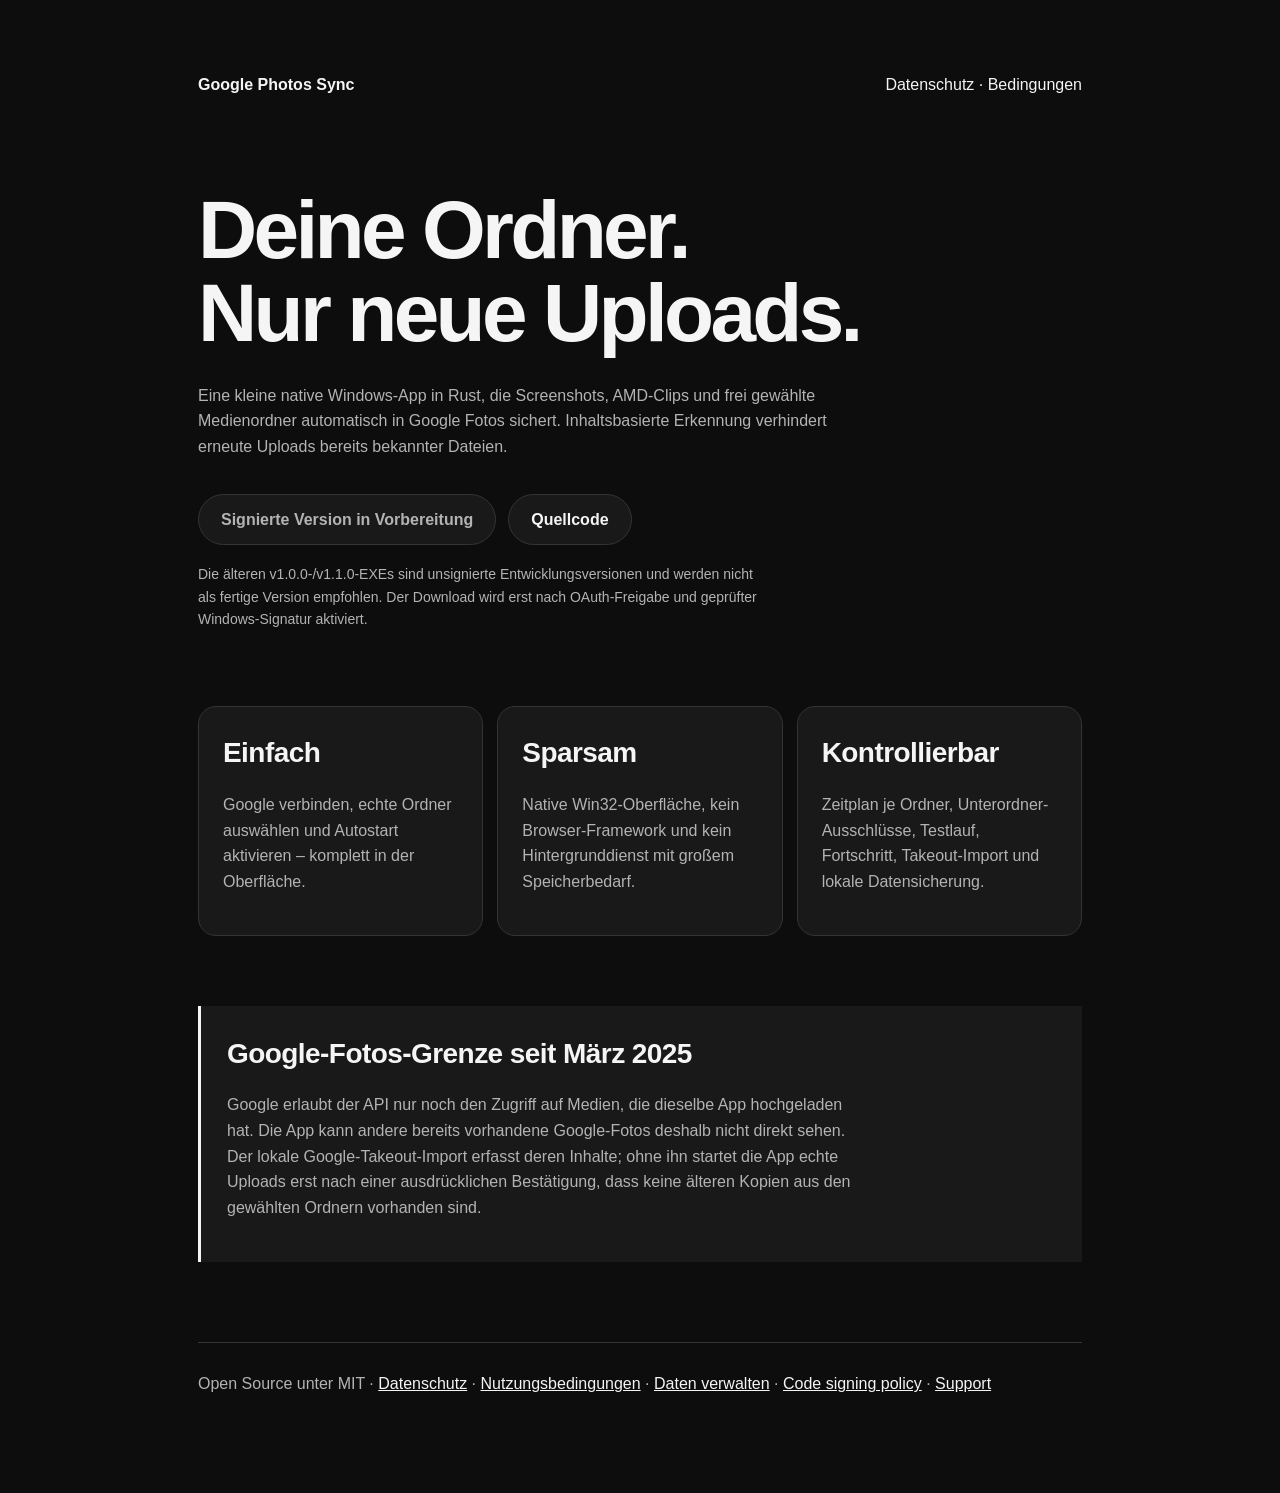
<file: docs/index.html>
<!doctype html>
<html lang="de">
<head>
  <meta charset="utf-8">
  <meta name="viewport" content="width=device-width,initial-scale=1">
  <title>Google Photos Sync</title>
  <meta name="description" content="Schlanke Windows-App zum Sichern lokaler Foto- und Videoordner in Google Fotos, ohne doppelte Uploads.">
  <link rel="stylesheet" href="site.css">
</head>
<body>
<main>
  <nav><a class="brand" href="./">Google Photos Sync</a><span><a href="privacy.html">Datenschutz</a> · <a href="terms.html">Bedingungen</a></span></nav>
  <section class="hero">
    <h1>Deine Ordner.<br>Nur neue Uploads.</h1>
    <p>Eine kleine native Windows-App in Rust, die Screenshots, AMD-Clips und frei gewählte Medienordner automatisch in Google Fotos sichert. Inhaltsbasierte Erkennung verhindert erneute Uploads bereits bekannter Dateien.</p>
    <div class="actions"><span class="button disabled" aria-disabled="true">Signierte Version in Vorbereitung</span><a class="button secondary" href="https://github.com/Henner4746/google-photos-sync-rs">Quellcode</a></div>
    <p class="release-note">Die älteren v1.0.0-/v1.1.0-EXEs sind unsignierte Entwicklungsversionen und werden nicht als fertige Version empfohlen. Der Download wird erst nach OAuth-Freigabe und geprüfter Windows-Signatur aktiviert.</p>
  </section>
  <section class="grid">
    <article class="card"><h2>Einfach</h2><p>Google verbinden, echte Ordner auswählen und Autostart aktivieren – komplett in der Oberfläche.</p></article>
    <article class="card"><h2>Sparsam</h2><p>Native Win32-Oberfläche, kein Browser-Framework und kein Hintergrunddienst mit großem Speicherbedarf.</p></article>
    <article class="card"><h2>Kontrollierbar</h2><p>Zeitplan je Ordner, Unterordner-Ausschlüsse, Testlauf, Fortschritt, Takeout-Import und lokale Datensicherung.</p></article>
  </section>
  <aside class="notice">
    <h2>Google-Fotos-Grenze seit März 2025</h2>
    <p>Google erlaubt der API nur noch den Zugriff auf Medien, die dieselbe App hochgeladen hat. Die App kann andere bereits vorhandene Google-Fotos deshalb nicht direkt sehen. Der lokale Google-Takeout-Import erfasst deren Inhalte; ohne ihn startet die App echte Uploads erst nach einer ausdrücklichen Bestätigung, dass keine älteren Kopien aus den gewählten Ordnern vorhanden sind.</p>
  </aside>
  <footer>Open Source unter MIT · <a href="privacy.html">Datenschutz</a> · <a href="terms.html">Nutzungsbedingungen</a> · <a href="data-management.html">Daten verwalten</a> · <a href="code-signing.html">Code signing policy</a> · <a href="https://github.com/Henner4746/google-photos-sync-rs/issues">Support</a></footer>
</main>
</body>
</html>
</file>
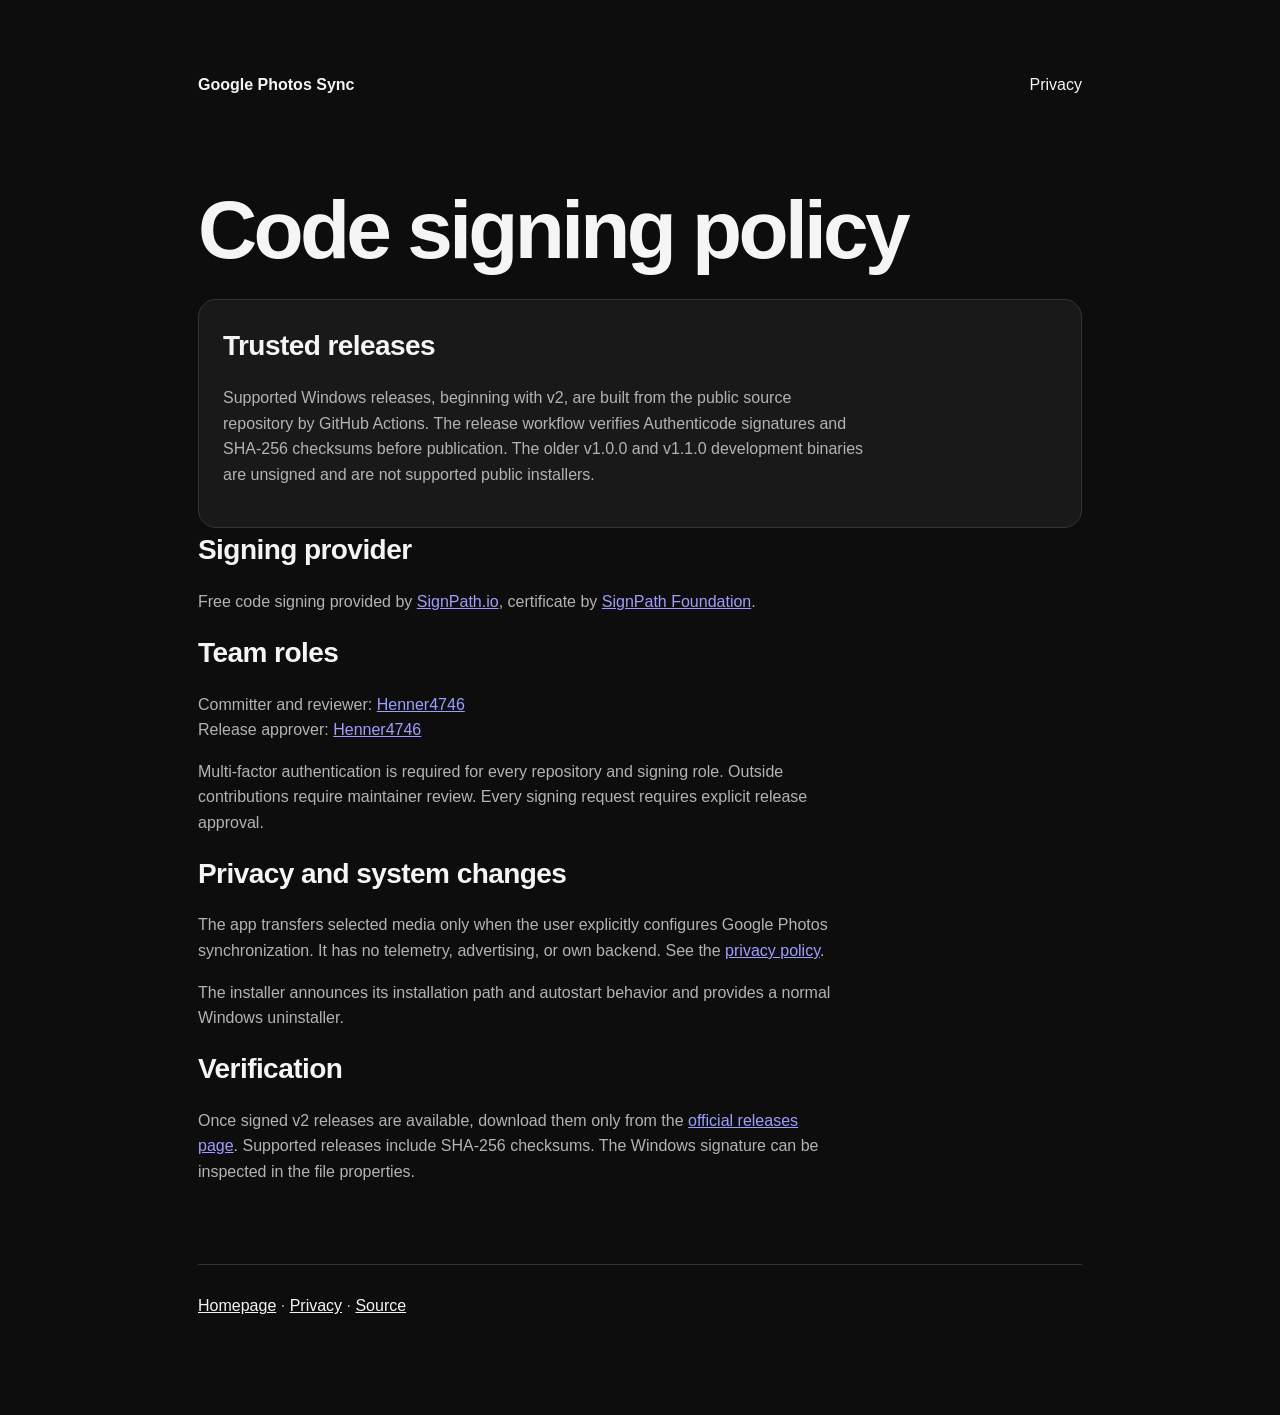
<file: docs/code-signing.html>
<!doctype html>
<html lang="en">
<head>
  <meta charset="utf-8">
  <meta name="viewport" content="width=device-width,initial-scale=1">
  <title>Code signing policy · Google Photos Sync</title>
  <link rel="stylesheet" href="site.css">
</head>
<body>
<main>
  <nav><a class="brand" href="./">Google Photos Sync</a><a href="privacy.html">Privacy</a></nav>
  <h1>Code signing policy</h1>
  <section class="card">
    <h2>Trusted releases</h2>
    <p>Supported Windows releases, beginning with v2, are built from the public source repository by GitHub Actions. The release workflow verifies Authenticode signatures and SHA-256 checksums before publication. The older v1.0.0 and v1.1.0 development binaries are unsigned and are not supported public installers.</p>
  </section>
  <h2>Signing provider</h2>
  <p>Free code signing provided by <a href="https://about.signpath.io/">SignPath.io</a>, certificate by <a href="https://signpath.org/">SignPath Foundation</a>.</p>
  <h2>Team roles</h2>
  <p>Committer and reviewer: <a href="https://github.com/Henner4746">Henner4746</a><br>Release approver: <a href="https://github.com/Henner4746">Henner4746</a></p>
  <p>Multi-factor authentication is required for every repository and signing role. Outside contributions require maintainer review. Every signing request requires explicit release approval.</p>
  <h2>Privacy and system changes</h2>
  <p>The app transfers selected media only when the user explicitly configures Google Photos synchronization. It has no telemetry, advertising, or own backend. See the <a href="privacy.html">privacy policy</a>.</p>
  <p>The installer announces its installation path and autostart behavior and provides a normal Windows uninstaller.</p>
  <h2>Verification</h2>
  <p>Once signed v2 releases are available, download them only from the <a href="https://github.com/Henner4746/google-photos-sync-rs/releases">official releases page</a>. Supported releases include SHA-256 checksums. The Windows signature can be inspected in the file properties.</p>
  <footer><a href="./">Homepage</a> · <a href="privacy.html">Privacy</a> · <a href="https://github.com/Henner4746/google-photos-sync-rs">Source</a></footer>
</main>
</body>
</html>
</file>
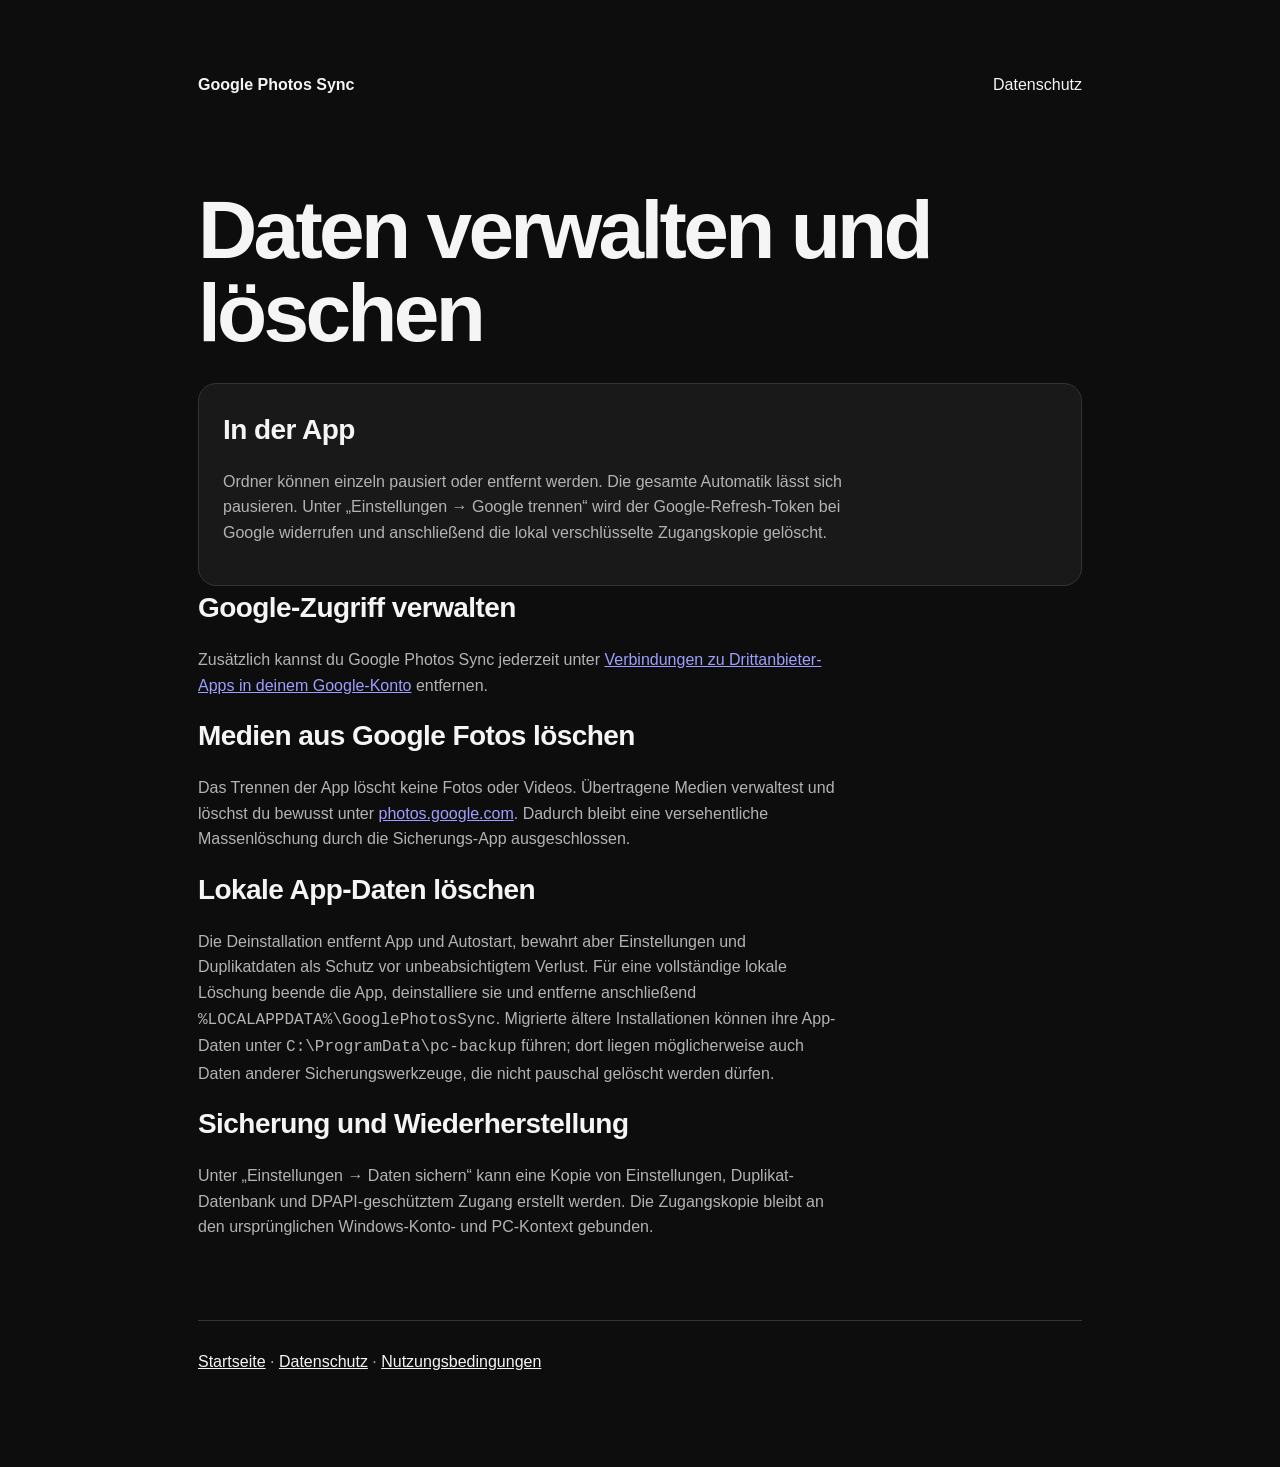
<file: docs/data-management.html>
<!doctype html>
<html lang="de">
<head>
  <meta charset="utf-8">
  <meta name="viewport" content="width=device-width,initial-scale=1">
  <title>Daten verwalten und löschen · Google Photos Sync</title>
  <link rel="stylesheet" href="site.css">
</head>
<body>
<main>
  <nav><a class="brand" href="./">Google Photos Sync</a><a href="privacy.html">Datenschutz</a></nav>
  <h1>Daten verwalten und löschen</h1>
  <section class="card"><h2>In der App</h2><p>Ordner können einzeln pausiert oder entfernt werden. Die gesamte Automatik lässt sich pausieren. Unter „Einstellungen → Google trennen“ wird der Google-Refresh-Token bei Google widerrufen und anschließend die lokal verschlüsselte Zugangskopie gelöscht.</p></section>
  <h2>Google-Zugriff verwalten</h2>
  <p>Zusätzlich kannst du Google Photos Sync jederzeit unter <a href="https://myaccount.google.com/connections">Verbindungen zu Drittanbieter-Apps in deinem Google-Konto</a> entfernen.</p>
  <h2>Medien aus Google Fotos löschen</h2>
  <p>Das Trennen der App löscht keine Fotos oder Videos. Übertragene Medien verwaltest und löschst du bewusst unter <a href="https://photos.google.com/">photos.google.com</a>. Dadurch bleibt eine versehentliche Massenlöschung durch die Sicherungs-App ausgeschlossen.</p>
  <h2>Lokale App-Daten löschen</h2>
  <p>Die Deinstallation entfernt App und Autostart, bewahrt aber Einstellungen und Duplikatdaten als Schutz vor unbeabsichtigtem Verlust. Für eine vollständige lokale Löschung beende die App, deinstalliere sie und entferne anschließend <code>%LOCALAPPDATA%\GooglePhotosSync</code>. Migrierte ältere Installationen können ihre App-Daten unter <code>C:\ProgramData\pc-backup</code> führen; dort liegen möglicherweise auch Daten anderer Sicherungswerkzeuge, die nicht pauschal gelöscht werden dürfen.</p>
  <h2>Sicherung und Wiederherstellung</h2>
  <p>Unter „Einstellungen → Daten sichern“ kann eine Kopie von Einstellungen, Duplikat-Datenbank und DPAPI-geschütztem Zugang erstellt werden. Die Zugangskopie bleibt an den ursprünglichen Windows-Konto- und PC-Kontext gebunden.</p>
  <footer><a href="./">Startseite</a> · <a href="privacy.html">Datenschutz</a> · <a href="terms.html">Nutzungsbedingungen</a></footer>
</main>
</body>
</html>
</file>
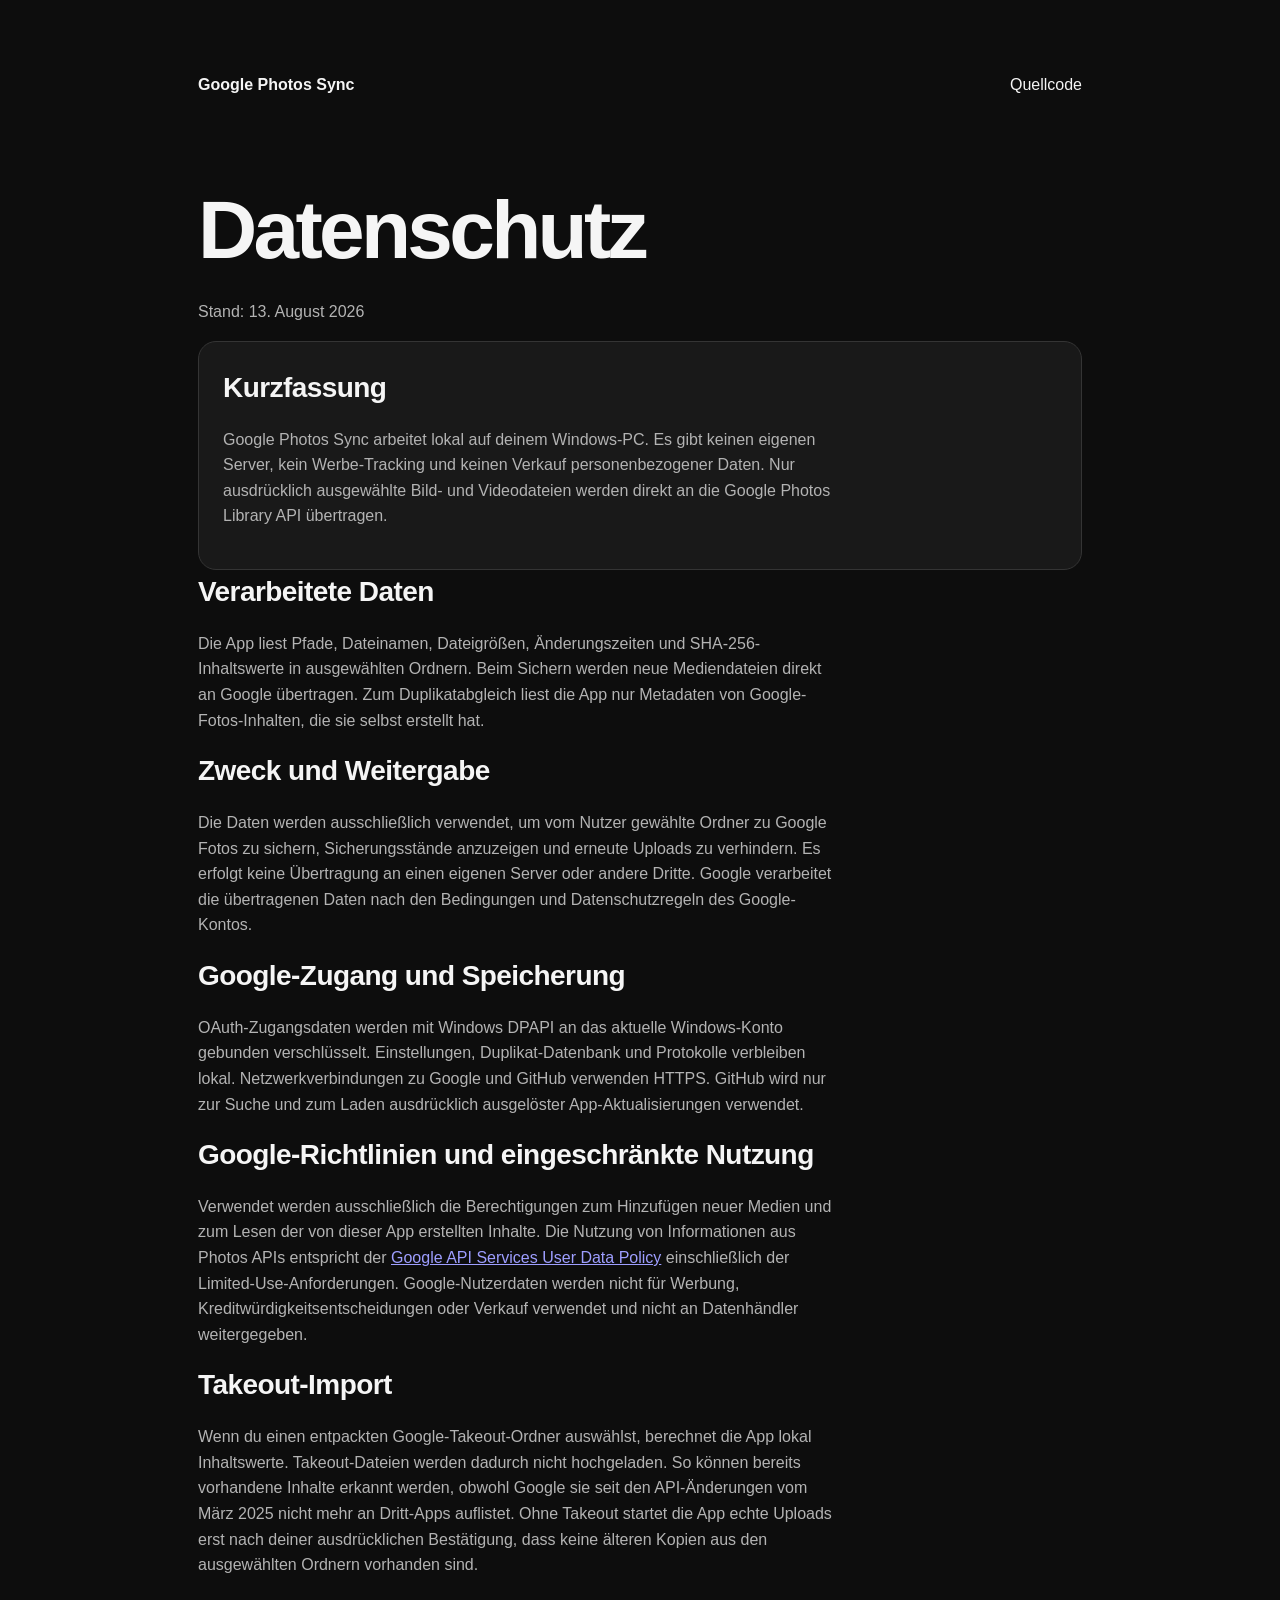
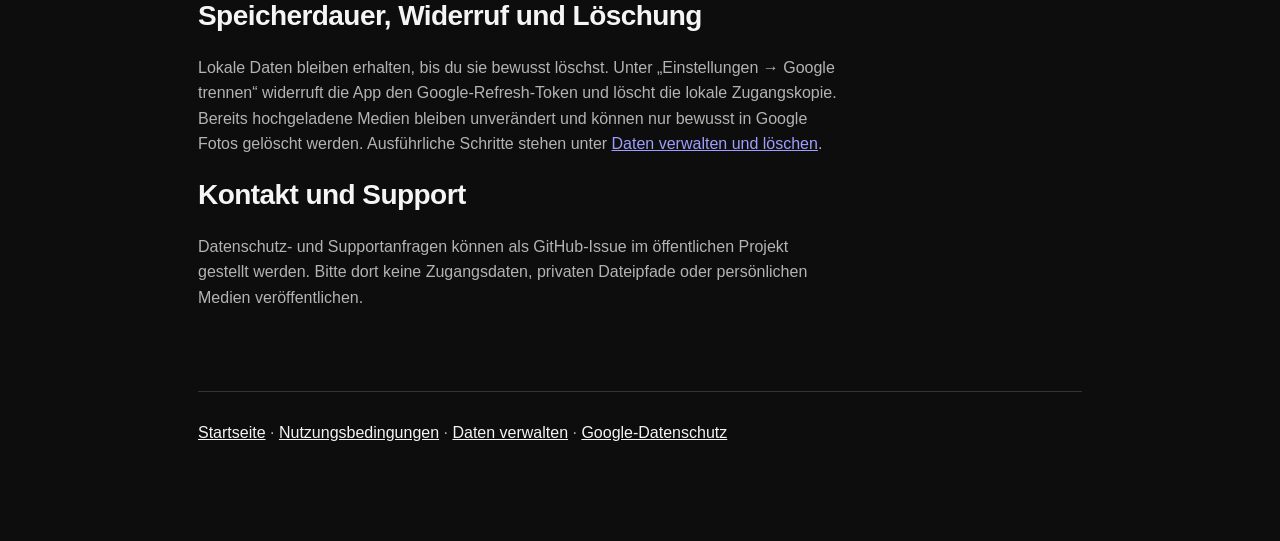
<file: docs/privacy.html>
<!doctype html>
<html lang="de">
<head>
  <meta charset="utf-8">
  <meta name="viewport" content="width=device-width,initial-scale=1">
  <title>Datenschutz · Google Photos Sync</title>
  <link rel="stylesheet" href="site.css">
</head>
<body>
<main>
  <nav><a class="brand" href="./">Google Photos Sync</a><a href="https://github.com/Henner4746/google-photos-sync-rs">Quellcode</a></nav>
  <h1>Datenschutz</h1>
  <p>Stand: 13. August 2026</p>
  <section class="card"><h2>Kurzfassung</h2><p>Google Photos Sync arbeitet lokal auf deinem Windows-PC. Es gibt keinen eigenen Server, kein Werbe-Tracking und keinen Verkauf personenbezogener Daten. Nur ausdrücklich ausgewählte Bild- und Videodateien werden direkt an die Google Photos Library API übertragen.</p></section>
  <h2>Verarbeitete Daten</h2>
  <p>Die App liest Pfade, Dateinamen, Dateigrößen, Änderungszeiten und SHA-256-Inhaltswerte in ausgewählten Ordnern. Beim Sichern werden neue Mediendateien direkt an Google übertragen. Zum Duplikatabgleich liest die App nur Metadaten von Google-Fotos-Inhalten, die sie selbst erstellt hat.</p>
  <h2>Zweck und Weitergabe</h2>
  <p>Die Daten werden ausschließlich verwendet, um vom Nutzer gewählte Ordner zu Google Fotos zu sichern, Sicherungsstände anzuzeigen und erneute Uploads zu verhindern. Es erfolgt keine Übertragung an einen eigenen Server oder andere Dritte. Google verarbeitet die übertragenen Daten nach den Bedingungen und Datenschutzregeln des Google-Kontos.</p>
  <h2>Google-Zugang und Speicherung</h2>
  <p>OAuth-Zugangsdaten werden mit Windows DPAPI an das aktuelle Windows-Konto gebunden verschlüsselt. Einstellungen, Duplikat-Datenbank und Protokolle verbleiben lokal. Netzwerkverbindungen zu Google und GitHub verwenden HTTPS. GitHub wird nur zur Suche und zum Laden ausdrücklich ausgelöster App-Aktualisierungen verwendet.</p>
  <h2>Google-Richtlinien und eingeschränkte Nutzung</h2>
  <p>Verwendet werden ausschließlich die Berechtigungen zum Hinzufügen neuer Medien und zum Lesen der von dieser App erstellten Inhalte. Die Nutzung von Informationen aus Photos APIs entspricht der <a href="https://developers.google.com/terms/api-services-user-data-policy">Google API Services User Data Policy</a> einschließlich der Limited-Use-Anforderungen. Google-Nutzerdaten werden nicht für Werbung, Kreditwürdigkeitsentscheidungen oder Verkauf verwendet und nicht an Datenhändler weitergegeben.</p>
  <h2>Takeout-Import</h2>
  <p>Wenn du einen entpackten Google-Takeout-Ordner auswählst, berechnet die App lokal Inhaltswerte. Takeout-Dateien werden dadurch nicht hochgeladen. So können bereits vorhandene Inhalte erkannt werden, obwohl Google sie seit den API-Änderungen vom März 2025 nicht mehr an Dritt-Apps auflistet. Ohne Takeout startet die App echte Uploads erst nach deiner ausdrücklichen Bestätigung, dass keine älteren Kopien aus den ausgewählten Ordnern vorhanden sind.</p>
  <h2>Speicherdauer, Widerruf und Löschung</h2>
  <p>Lokale Daten bleiben erhalten, bis du sie bewusst löschst. Unter „Einstellungen → Google trennen“ widerruft die App den Google-Refresh-Token und löscht die lokale Zugangskopie. Bereits hochgeladene Medien bleiben unverändert und können nur bewusst in Google Fotos gelöscht werden. Ausführliche Schritte stehen unter <a href="data-management.html">Daten verwalten und löschen</a>.</p>
  <h2>Kontakt und Support</h2>
  <p>Datenschutz- und Supportanfragen können als GitHub-Issue im öffentlichen Projekt gestellt werden. Bitte dort keine Zugangsdaten, privaten Dateipfade oder persönlichen Medien veröffentlichen.</p>
  <footer><a href="./">Startseite</a> · <a href="terms.html">Nutzungsbedingungen</a> · <a href="data-management.html">Daten verwalten</a> · <a href="https://policies.google.com/privacy">Google-Datenschutz</a></footer>
</main>
</body>
</html>
</file>
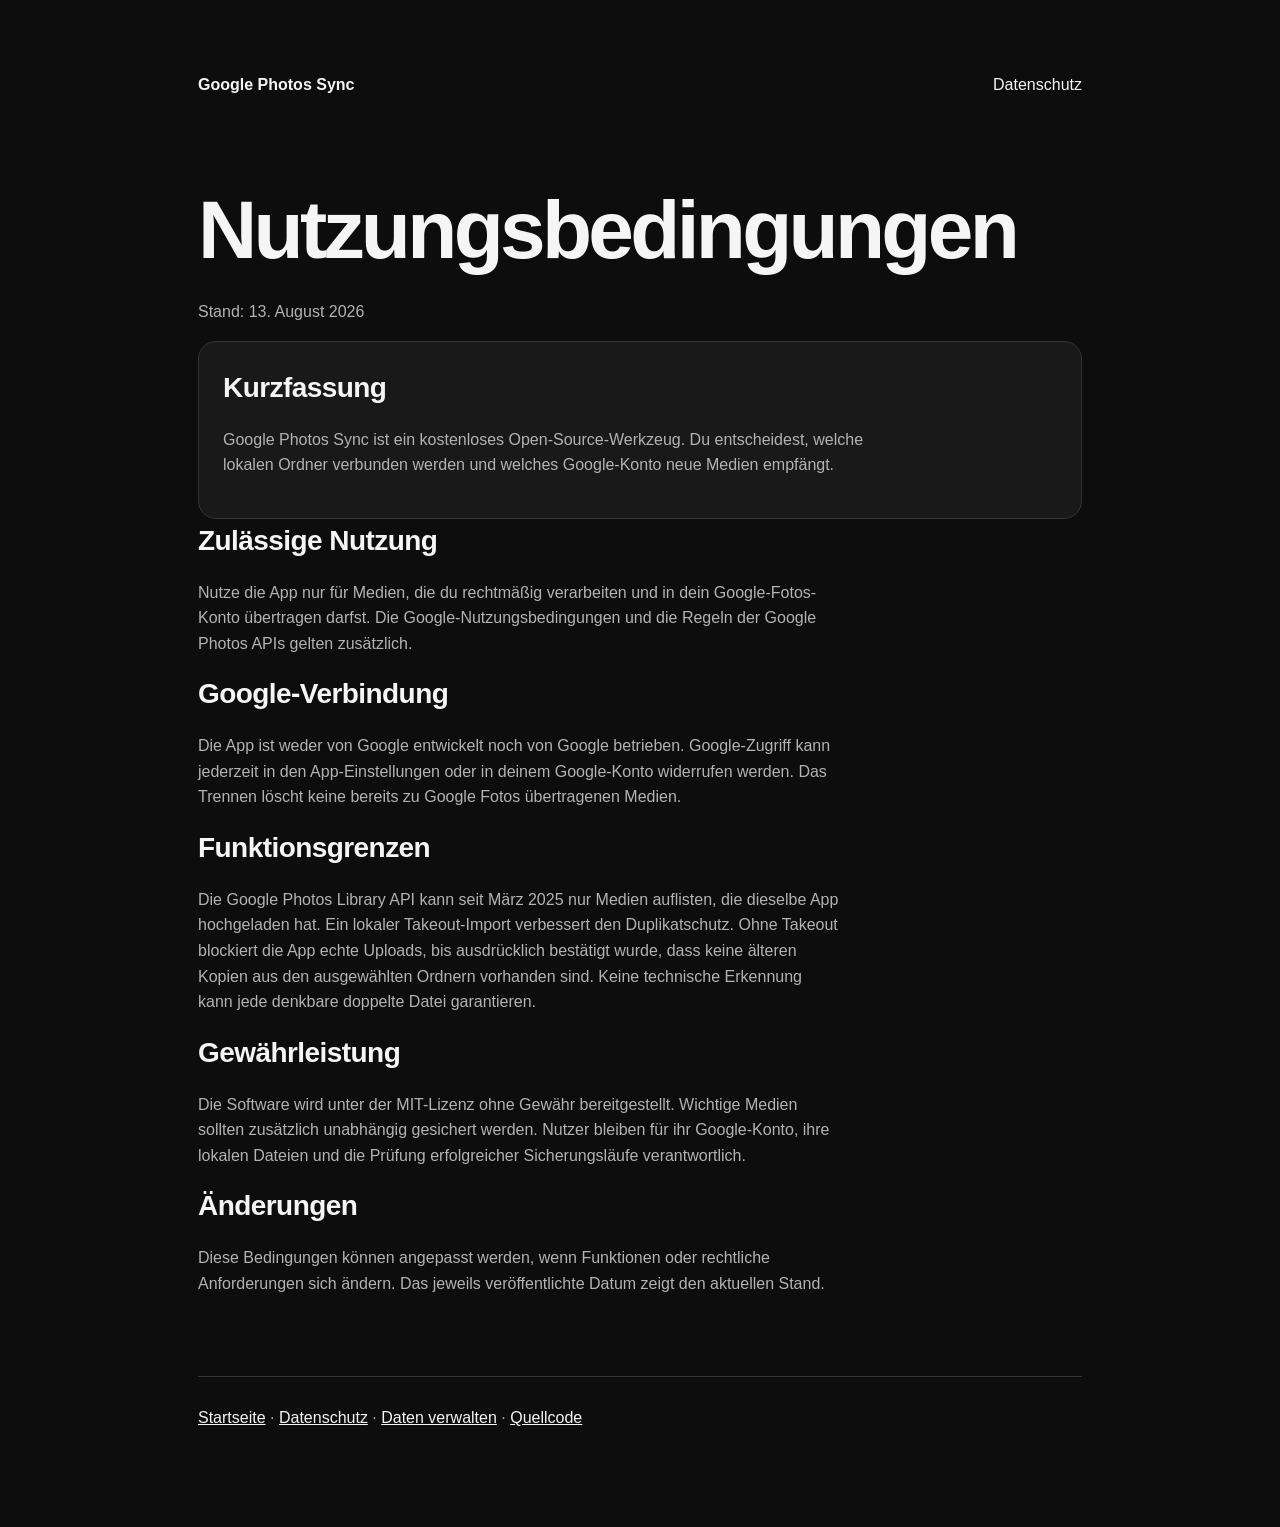
<file: docs/terms.html>
<!doctype html>
<html lang="de">
<head>
  <meta charset="utf-8">
  <meta name="viewport" content="width=device-width,initial-scale=1">
  <title>Nutzungsbedingungen · Google Photos Sync</title>
  <link rel="stylesheet" href="site.css">
</head>
<body>
<main>
  <nav><a class="brand" href="./">Google Photos Sync</a><a href="privacy.html">Datenschutz</a></nav>
  <h1>Nutzungsbedingungen</h1>
  <p>Stand: 13. August 2026</p>
  <section class="card"><h2>Kurzfassung</h2><p>Google Photos Sync ist ein kostenloses Open-Source-Werkzeug. Du entscheidest, welche lokalen Ordner verbunden werden und welches Google-Konto neue Medien empfängt.</p></section>
  <h2>Zulässige Nutzung</h2>
  <p>Nutze die App nur für Medien, die du rechtmäßig verarbeiten und in dein Google-Fotos-Konto übertragen darfst. Die Google-Nutzungsbedingungen und die Regeln der Google Photos APIs gelten zusätzlich.</p>
  <h2>Google-Verbindung</h2>
  <p>Die App ist weder von Google entwickelt noch von Google betrieben. Google-Zugriff kann jederzeit in den App-Einstellungen oder in deinem Google-Konto widerrufen werden. Das Trennen löscht keine bereits zu Google Fotos übertragenen Medien.</p>
  <h2>Funktionsgrenzen</h2>
  <p>Die Google Photos Library API kann seit März 2025 nur Medien auflisten, die dieselbe App hochgeladen hat. Ein lokaler Takeout-Import verbessert den Duplikatschutz. Ohne Takeout blockiert die App echte Uploads, bis ausdrücklich bestätigt wurde, dass keine älteren Kopien aus den ausgewählten Ordnern vorhanden sind. Keine technische Erkennung kann jede denkbare doppelte Datei garantieren.</p>
  <h2>Gewährleistung</h2>
  <p>Die Software wird unter der MIT-Lizenz ohne Gewähr bereitgestellt. Wichtige Medien sollten zusätzlich unabhängig gesichert werden. Nutzer bleiben für ihr Google-Konto, ihre lokalen Dateien und die Prüfung erfolgreicher Sicherungsläufe verantwortlich.</p>
  <h2>Änderungen</h2>
  <p>Diese Bedingungen können angepasst werden, wenn Funktionen oder rechtliche Anforderungen sich ändern. Das jeweils veröffentlichte Datum zeigt den aktuellen Stand.</p>
  <footer><a href="./">Startseite</a> · <a href="privacy.html">Datenschutz</a> · <a href="data-management.html">Daten verwalten</a> · <a href="https://github.com/Henner4746/google-photos-sync-rs">Quellcode</a></footer>
</main>
</body>
</html>
</file>
<file: docs/site.css>
:root{color-scheme:dark;--bg:#0d0d0d;--panel:#191919;--line:#343434;--text:#f5f5f5;--muted:#b3b3b3}*{box-sizing:border-box}body{margin:0;background:var(--bg);color:var(--text);font:16px/1.6 "Segoe UI Variable Text","Segoe UI",sans-serif}main{max-width:940px;margin:auto;padding:72px 28px 96px}nav{display:flex;justify-content:space-between;align-items:center;margin-bottom:90px}nav a{color:var(--text);text-decoration:none}.brand{font-weight:650}.hero{max-width:760px}h1{font-size:clamp(44px,8vw,82px);line-height:1.02;letter-spacing:-.045em;margin:0 0 28px}h2{font-size:28px;letter-spacing:-.02em;margin:0 0 14px}p{color:var(--muted);max-width:72ch}.actions{display:flex;gap:12px;margin:34px 0 18px;flex-wrap:wrap}.button{display:inline-block;padding:12px 22px;border-radius:999px;background:var(--text);color:#111;text-decoration:none;font-weight:650}.button.secondary{background:var(--panel);color:var(--text);border:1px solid var(--line)}.button.disabled{background:var(--panel);color:var(--muted);border:1px solid var(--line);cursor:not-allowed}.release-note{margin:0 0 76px;font-size:14px}.grid{display:grid;grid-template-columns:repeat(3,1fr);gap:14px}.card{background:var(--panel);border:1px solid var(--line);border-radius:18px;padding:24px}.notice{margin:70px 0;padding:26px;border-left:3px solid var(--text);background:var(--panel)}footer{border-top:1px solid var(--line);margin-top:80px;padding-top:28px;color:var(--muted)}footer a{color:var(--text)}@media(max-width:720px){main{padding-top:32px}nav{margin-bottom:56px}.grid{grid-template-columns:1fr}}
</file>
